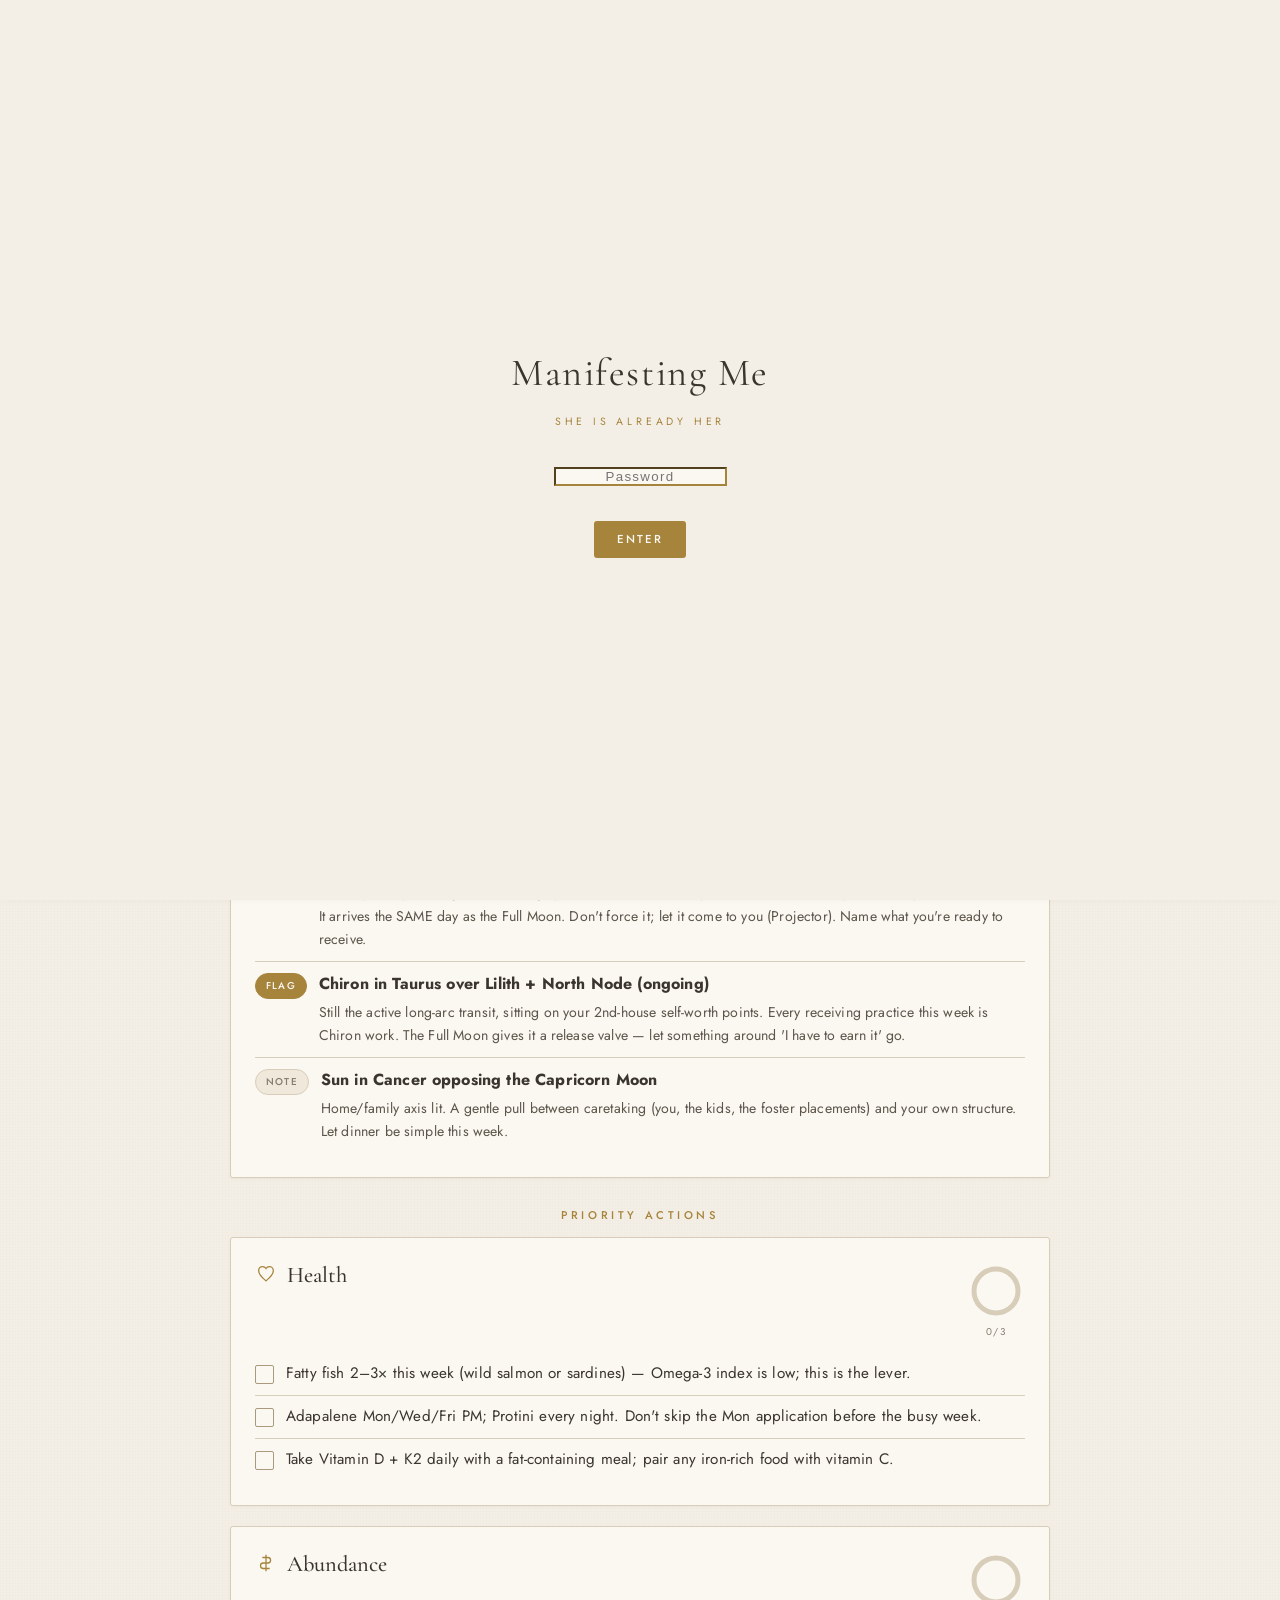
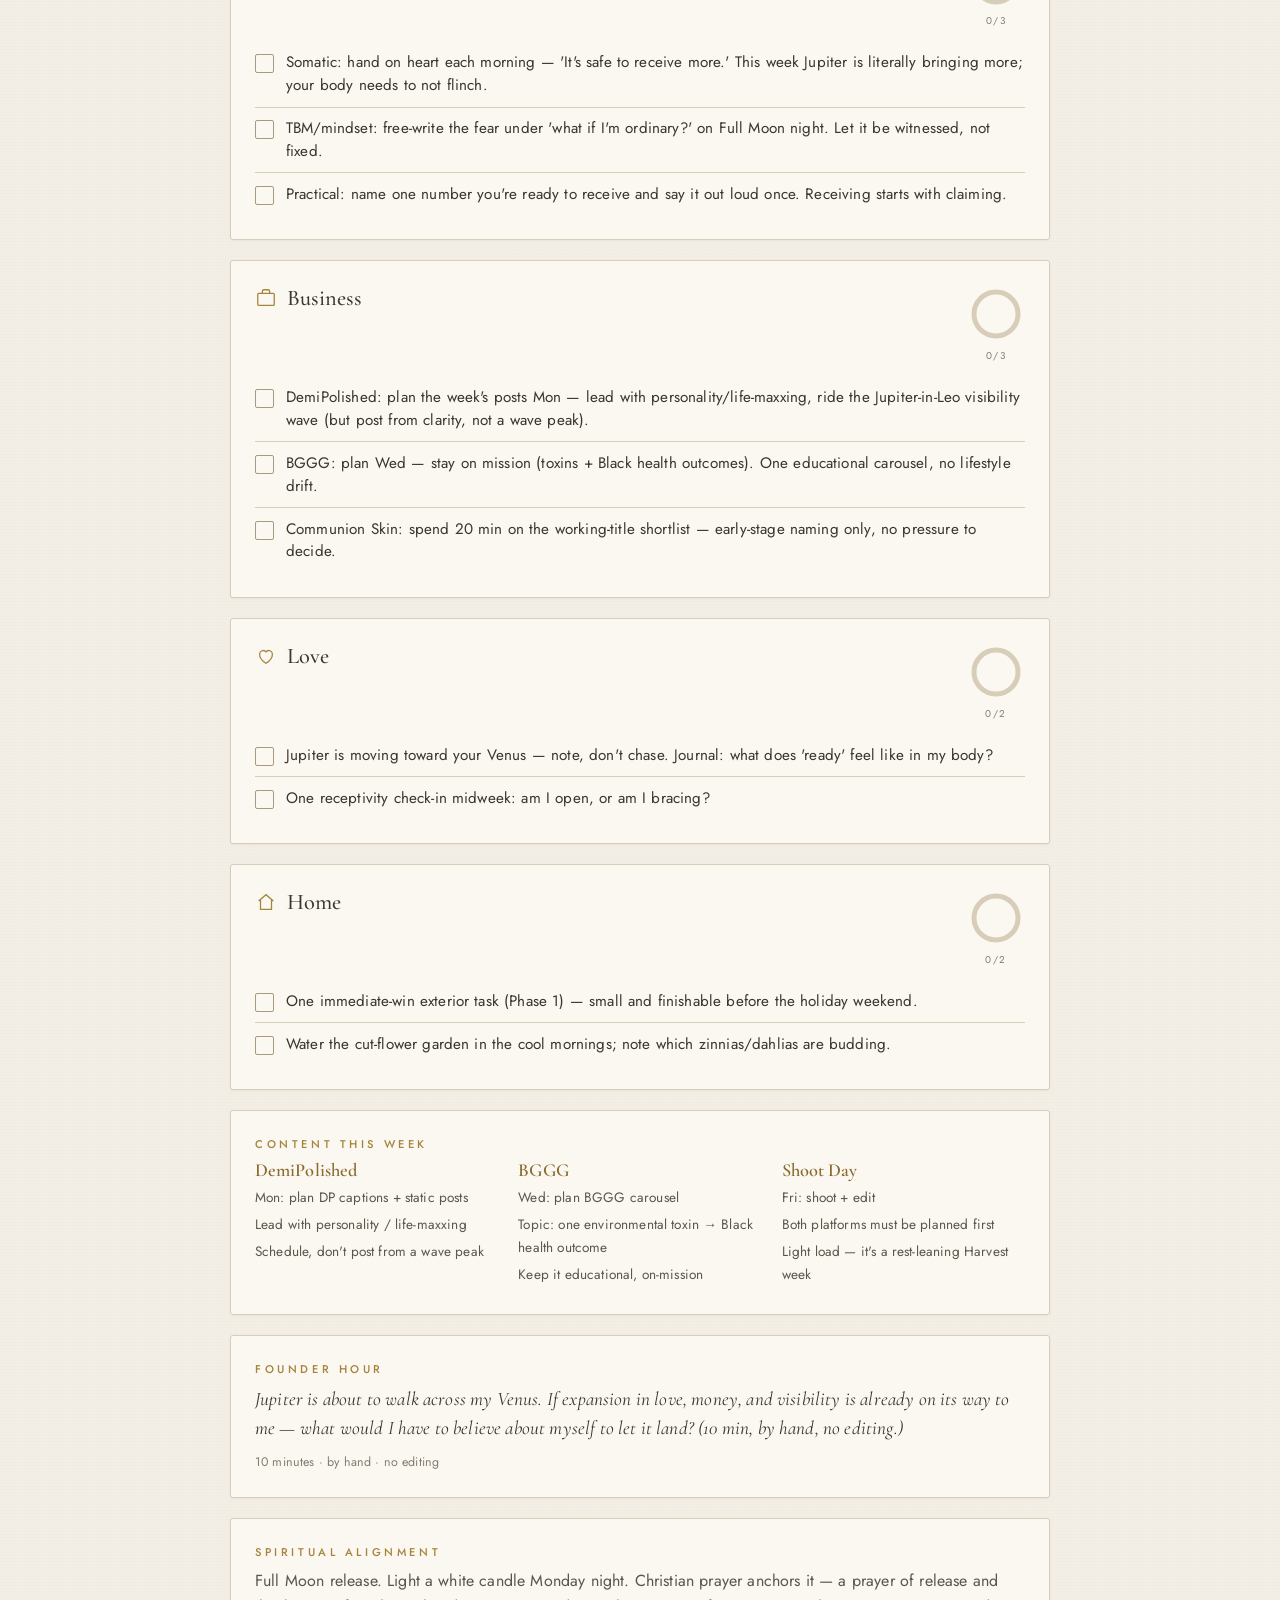
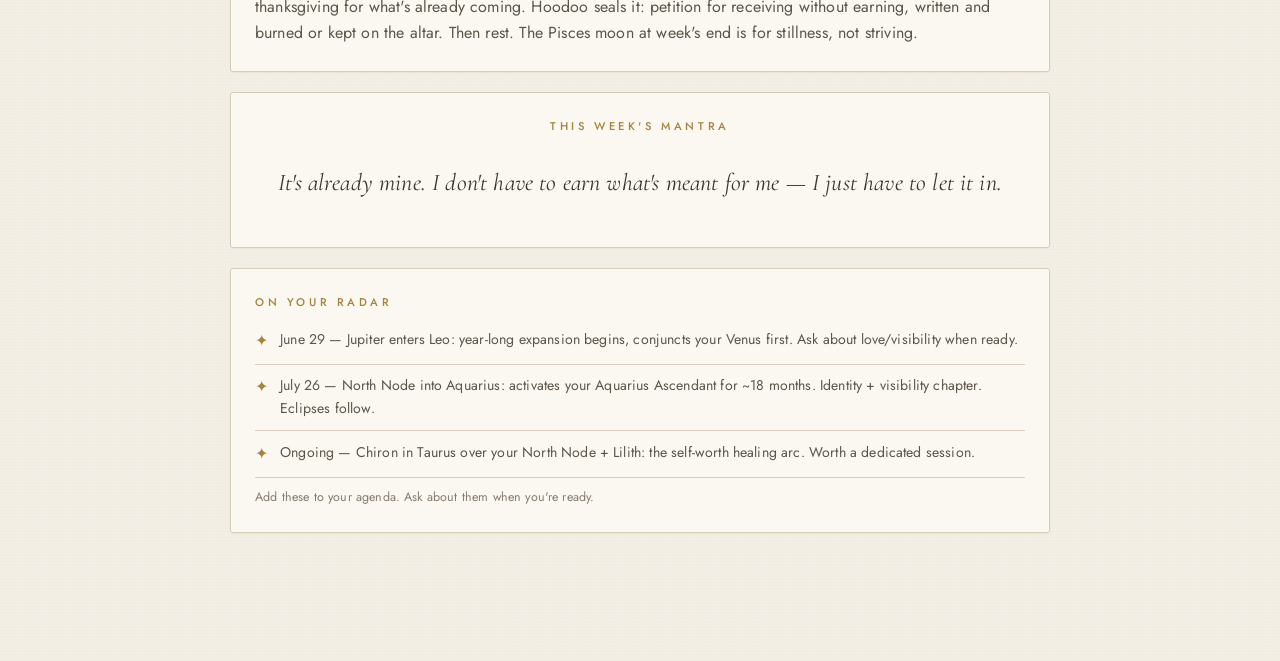
<file: manifesting-me/index.html>
<!DOCTYPE html>
<html lang="en">
<head>
  <meta charset="UTF-8" />
  <meta name="viewport" content="width=device-width, initial-scale=1.0, viewport-fit=cover" />
  <title>Manifesting Me</title>
  <meta name="description" content="A personal manifestation manual and life dashboard." />

  <!-- PWA -->
  <link rel="manifest" href="manifest.webmanifest" />
  <meta name="theme-color" content="#F4EFE6" />
  <meta name="apple-mobile-web-app-capable" content="yes" />
  <meta name="apple-mobile-web-app-status-bar-style" content="default" />
  <meta name="apple-mobile-web-app-title" content="Manifesting Me" />
  <link rel="apple-touch-icon" href="icons/icon-180.png" />

  <!-- Fonts: serif headings (Cormorant Garamond), sans body (Jost) -->
  <link rel="preconnect" href="https://fonts.googleapis.com" />
  <link rel="preconnect" href="https://fonts.gstatic.com" crossorigin />
  <link href="https://fonts.googleapis.com/css2?family=Cormorant+Garamond:ital,wght@0,400;0,500;0,600;1,400;1,500&family=Jost:wght@300;400;500&display=swap" rel="stylesheet" />

  <link rel="stylesheet" href="css/style.css" />
</head>
<body>

  <!-- ===== PASSWORD GATE ===== -->
  <div class="gate" id="gate">
    <div class="gate-mark">Manifesting Me</div>
    <div class="gate-tag">She is already her</div>
    <form id="gate-form" autocomplete="off">
      <input type="password" id="gate-input" placeholder="Password" aria-label="Password" />
      <div class="gate-err" id="gate-err"></div>
      <button type="submit" class="btn">Enter</button>
    </form>
  </div>

  <!-- ===== APP ===== -->
  <div class="app">
    <header class="masthead no-print">
      <div class="wordmark">Manifesting Me</div>
      <div class="tagline">She is already her. This confirms it.</div>
    </header>

    <main>
      <section class="view" id="view-brief"></section>
      <section class="view" id="view-health"></section>
      <section class="view" id="view-abundance"></section>
      <section class="view" id="view-spirituality"></section>
      <section class="view" id="view-business"></section>
      <section class="view" id="view-love"></section>
      <section class="view" id="view-home"></section>
    </main>
  </div>

  <!-- ===== BOTTOM TAB BAR ===== -->
  <nav class="tabbar no-print">
    <button class="tab" data-section="brief">
      <svg viewBox="0 0 24 24"><path d="M4 19V5a1 1 0 0 1 1-1h14a1 1 0 0 1 1 1v14M4 19h16M4 19l4-5 3 3 4-6 5 8"/></svg>
      <span class="tab-label">Brief</span>
    </button>
    <button class="tab" data-section="health">
      <svg viewBox="0 0 24 24"><path d="M20 8.5C20 5.5 17.8 4 15.7 4 14 4 12.6 5 12 6c-.6-1-2-2-3.7-2C6.2 4 4 5.5 4 8.5c0 4.5 8 11 8 11s8-6.5 8-11Z"/></svg>
      <span class="tab-label">Health</span>
    </button>
    <button class="tab" data-section="abundance">
      <svg viewBox="0 0 24 24"><path d="M12 3v18M8 6h6a3 3 0 0 1 0 6H9a3 3 0 0 0 0 6h7"/></svg>
      <span class="tab-label">Abundance</span>
    </button>
    <button class="tab" data-section="spirituality">
      <svg viewBox="0 0 24 24"><path d="M12 2a7 7 0 0 0 0 14 5 5 0 0 1 0 6 10 10 0 0 0 0-20Z"/><circle cx="17" cy="6" r="1"/></svg>
      <span class="tab-label">Spirit</span>
    </button>
    <button class="tab" data-section="business">
      <svg viewBox="0 0 24 24"><rect x="3" y="7" width="18" height="13" rx="1"/><path d="M8 7V5a2 2 0 0 1 2-2h4a2 2 0 0 1 2 2v2"/></svg>
      <span class="tab-label">Business</span>
    </button>
    <button class="tab" data-section="love">
      <svg viewBox="0 0 24 24"><path d="M12 20s-7-4.6-7-10a4 4 0 0 1 7-2.6A4 4 0 0 1 19 10c0 5.4-7 10-7 10Z"/></svg>
      <span class="tab-label">Love</span>
    </button>
    <button class="tab" data-section="home">
      <svg viewBox="0 0 24 24"><path d="M4 11l8-7 8 7M6 9.5V20h12V9.5"/></svg>
      <span class="tab-label">Home</span>
    </button>
  </nav>

  <script src="js/config.js"></script>
  <script src="js/store.js"></script>
  <script src="js/gate.js"></script>
  <script src="js/brief.js"></script>
  <script src="js/abundance.js"></script>
  <script src="js/spirituality.js"></script>
  <script src="js/love.js"></script>
  <script src="js/app.js"></script>
</body>
</html>
</file>
<file: manifesting-me/css/style.css>
/* ============================================================
   MANIFESTING ME — Restoration Hardware aesthetic foundation
   Warm limestone cream · aged brass · linen · soft charcoal
   She is already her. This confirms it.
   ============================================================ */

:root {
  /* — Palette — */
  --cream:        #F4EFE6;  /* limestone cream — base canvas */
  --cream-soft:   #EFE8DB;  /* slightly deeper cream for cards */
  --linen:        #E8E0D2;  /* linen texture base */
  --taupe:        #C9BBA6;  /* warm taupe */
  --taupe-deep:   #A8997F;  /* deep warm taupe — borders, muted */
  --brass:        #A6843C;  /* aged brass / gold accent */
  --brass-soft:   #BE9D5A;  /* lighter brass for hovers */
  --brass-deep:   #8A6B2E;  /* deep brass — pressed */
  --charcoal:     #3A352E;  /* soft charcoal text (never pure black) */
  --charcoal-2:   #5C554A;  /* secondary text */
  --charcoal-3:   #847C6E;  /* tertiary / captions */
  --white-warm:   #FBF8F2;  /* warm white surface */
  --line:         #D8CDB9;  /* hairline rule */
  --success:      #6E7A53;  /* sage green — completed state */
  --shadow:       rgba(58, 53, 46, 0.08);
  --shadow-soft:  rgba(58, 53, 46, 0.05);

  /* — Type — */
  --serif: 'Cormorant Garamond', 'Cormorant', Georgia, 'Times New Roman', serif;
  --sans:  'Jost', 'Century Gothic', 'Futura', -apple-system, BlinkMacSystemFont, 'Segoe UI', sans-serif;

  /* — Rhythm — */
  --pad:    1.5rem;
  --radius: 3px;       /* almost square — nothing bubbly */
  --gap:    1.25rem;
  --maxw:   860px;
}

* { box-sizing: border-box; margin: 0; padding: 0; }

html { -webkit-text-size-adjust: 100%; }

body {
  font-family: var(--sans);
  background-color: var(--cream);
  /* subtle linen weave */
  background-image:
    repeating-linear-gradient(0deg, rgba(168,153,127,0.025) 0 1px, transparent 1px 3px),
    repeating-linear-gradient(90deg, rgba(168,153,127,0.025) 0 1px, transparent 1px 3px);
  color: var(--charcoal);
  font-size: 16px;
  line-height: 1.65;
  letter-spacing: 0.01em;
  -webkit-font-smoothing: antialiased;
  padding-bottom: 76px; /* room for bottom tab bar */
  min-height: 100vh;
}

/* — Headings — */
h1, h2, h3, h4 {
  font-family: var(--serif);
  font-weight: 500;
  color: var(--charcoal);
  letter-spacing: 0.005em;
  line-height: 1.15;
}
h1 { font-size: 2.6rem; }
h2 { font-size: 1.9rem; }
h3 { font-size: 1.4rem; }
h4 { font-size: 1.15rem; font-weight: 600; }

.eyebrow {
  font-family: var(--sans);
  font-size: 0.7rem;
  text-transform: uppercase;
  letter-spacing: 0.32em;
  color: var(--brass);
  font-weight: 500;
  margin-bottom: 0.4rem;
  display: block;
}

a { color: var(--brass-deep); text-decoration: none; }
a:hover { color: var(--brass); }

/* — Layout shell — */
.app { max-width: var(--maxw); margin: 0 auto; padding: 0 1.25rem; }

.view { display: none; animation: fade 0.4s ease; padding: 1.5rem 0 2rem; }
.view.active { display: block; }

@keyframes fade { from { opacity: 0; transform: translateY(6px); } to { opacity: 1; transform: none; } }

/* — Masthead — */
.masthead {
  text-align: center;
  padding: 2rem 0 1.25rem;
  border-bottom: 1px solid var(--line);
  margin-bottom: 1.5rem;
}
.masthead .wordmark {
  font-family: var(--serif);
  font-size: 1.75rem;
  letter-spacing: 0.04em;
  font-weight: 500;
}
.masthead .tagline {
  font-size: 0.66rem;
  text-transform: uppercase;
  letter-spacing: 0.38em;
  color: var(--brass);
  margin-top: 0.35rem;
}

/* — Card — */
.card {
  background: var(--white-warm);
  border: 1px solid var(--line);
  border-radius: var(--radius);
  padding: var(--pad);
  margin-bottom: var(--gap);
  box-shadow: 0 1px 3px var(--shadow-soft);
}
.card-title {
  font-family: var(--serif);
  font-size: 1.5rem;
  margin-bottom: 0.25rem;
}
.card .card-sub { color: var(--charcoal-3); font-size: 0.85rem; margin-bottom: 1rem; }

.brass-rule {
  height: 1px;
  background: linear-gradient(90deg, transparent, var(--brass) 20%, var(--brass) 80%, transparent);
  border: none;
  margin: 1.25rem 0;
  opacity: 0.5;
}

/* — Checkable action items — */
.action {
  display: flex;
  align-items: flex-start;
  gap: 0.75rem;
  padding: 0.6rem 0;
  border-bottom: 1px solid var(--line);
  cursor: pointer;
  transition: opacity 0.25s;
}
.action:last-child { border-bottom: none; }
.action input[type="checkbox"] {
  appearance: none;
  -webkit-appearance: none;
  width: 19px; height: 19px;
  min-width: 19px;
  margin-top: 3px;
  border: 1.5px solid var(--taupe-deep);
  border-radius: 2px;
  background: var(--white-warm);
  cursor: pointer;
  position: relative;
  transition: all 0.2s;
}
.action input[type="checkbox"]:checked {
  background: var(--brass);
  border-color: var(--brass);
}
.action input[type="checkbox"]:checked::after {
  content: '';
  position: absolute;
  left: 5px; top: 1px;
  width: 5px; height: 10px;
  border: solid var(--white-warm);
  border-width: 0 2px 2px 0;
  transform: rotate(45deg);
}
.action label { cursor: pointer; flex: 1; font-size: 0.95rem; line-height: 1.5; }
.action input:checked + label { color: var(--charcoal-3); text-decoration: line-through; text-decoration-color: var(--taupe); }

/* — Inputs — */
input[type="text"], input[type="number"], input[type="date"], textarea, select {
  width: 100%;
  font-family: var(--sans);
  font-size: 0.95rem;
  color: var(--charcoal);
  background: var(--cream-soft);
  border: 1px solid var(--line);
  border-radius: var(--radius);
  padding: 0.65rem 0.8rem;
  margin-bottom: 0.75rem;
  transition: border-color 0.2s;
}
input:focus, textarea:focus, select:focus {
  outline: none;
  border-color: var(--brass);
  background: var(--white-warm);
}
textarea { resize: vertical; min-height: 80px; line-height: 1.6; }
label.field-label {
  display: block;
  font-size: 0.7rem;
  text-transform: uppercase;
  letter-spacing: 0.18em;
  color: var(--charcoal-3);
  margin-bottom: 0.35rem;
  font-weight: 500;
}

/* — Buttons — */
.btn {
  font-family: var(--sans);
  font-size: 0.72rem;
  text-transform: uppercase;
  letter-spacing: 0.18em;
  background: var(--brass);
  color: var(--white-warm);
  border: none;
  border-radius: var(--radius);
  padding: 0.65rem 1.4rem;
  cursor: pointer;
  transition: background 0.2s;
  font-weight: 500;
}
.btn:hover { background: var(--brass-deep); }
.btn.ghost { background: transparent; color: var(--brass-deep); border: 1px solid var(--brass); }
.btn.ghost:hover { background: var(--cream-soft); }

/* — Progress ring — */
.ring-wrap { display: inline-flex; flex-direction: column; align-items: center; gap: 0.3rem; }
.ring { transform: rotate(-90deg); }
.ring circle { fill: none; stroke-width: 5; }
.ring .track { stroke: var(--line); }
.ring .fill { stroke: var(--brass); stroke-linecap: round; transition: stroke-dashoffset 0.6s ease; }
.ring-label { font-size: 0.62rem; text-transform: uppercase; letter-spacing: 0.14em; color: var(--charcoal-3); }

/* — Progress bar — */
.bar-track { height: 8px; background: var(--line); border-radius: 4px; overflow: hidden; margin: 0.4rem 0; }
.bar-fill { height: 100%; background: linear-gradient(90deg, var(--brass-soft), var(--brass)); border-radius: 4px; transition: width 0.6s ease; }

/* — Pills / tags — */
.pill {
  display: inline-block;
  font-size: 0.62rem;
  text-transform: uppercase;
  letter-spacing: 0.14em;
  padding: 0.22rem 0.6rem;
  border-radius: 20px;
  background: var(--cream-soft);
  border: 1px solid var(--line);
  color: var(--charcoal-2);
  font-weight: 500;
}
.pill.brass { background: var(--brass); color: var(--white-warm); border-color: var(--brass); }
.pill.sage { background: var(--success); color: var(--white-warm); border-color: var(--success); }
.pill.muted { color: var(--charcoal-3); }

/* — Grids — */
.grid-2 { display: grid; grid-template-columns: repeat(2, 1fr); gap: var(--gap); }
.grid-3 { display: grid; grid-template-columns: repeat(3, 1fr); gap: var(--gap); }
@media (max-width: 640px) {
  .grid-2, .grid-3 { grid-template-columns: 1fr; }
}

/* — Note / callout — */
.note {
  background: var(--cream-soft);
  border-left: 2px solid var(--brass);
  padding: 0.9rem 1.1rem;
  font-size: 0.9rem;
  color: var(--charcoal-2);
  margin: 1rem 0;
  border-radius: 0 var(--radius) var(--radius) 0;
}
.note .note-label {
  font-size: 0.62rem; text-transform: uppercase; letter-spacing: 0.2em;
  color: var(--brass); display: block; margin-bottom: 0.3rem; font-weight: 600;
}

.mantra {
  font-family: var(--serif);
  font-style: italic;
  font-size: 1.5rem;
  text-align: center;
  color: var(--charcoal);
  line-height: 1.4;
  padding: 1.5rem 1rem;
}

/* — Collapsible — */
.collapsible > .collapse-head {
  cursor: pointer; display: flex; justify-content: space-between; align-items: center;
}
.collapse-head .chev { transition: transform 0.25s; color: var(--brass); }
.collapsible.open .collapse-head .chev { transform: rotate(90deg); }
.collapse-body { display: none; padding-top: 1rem; }
.collapsible.open .collapse-body { display: block; }

/* ============================================================
   BOTTOM TAB BAR
   ============================================================ */
.tabbar {
  position: fixed; bottom: 0; left: 0; right: 0;
  height: 64px;
  background: var(--white-warm);
  border-top: 1px solid var(--line);
  display: flex;
  justify-content: space-around;
  align-items: center;
  z-index: 100;
  box-shadow: 0 -2px 10px var(--shadow-soft);
  padding-bottom: env(safe-area-inset-bottom, 0);
}
.tab {
  flex: 1;
  display: flex; flex-direction: column; align-items: center; gap: 2px;
  background: none; border: none; cursor: pointer;
  color: var(--charcoal-3);
  padding: 4px 0;
  transition: color 0.2s;
}
.tab svg { width: 21px; height: 21px; stroke: currentColor; fill: none; stroke-width: 1.4; }
.tab .tab-label { font-size: 0.56rem; text-transform: uppercase; letter-spacing: 0.08em; }
.tab.active { color: var(--brass); }
.tab.active .tab-label { color: var(--brass-deep); }

/* ============================================================
   PASSWORD GATE
   ============================================================ */
.gate {
  position: fixed; inset: 0;
  background: var(--cream);
  display: flex; flex-direction: column; align-items: center; justify-content: center;
  z-index: 1000;
  padding: 2rem;
  text-align: center;
}
.gate .gate-mark { font-family: var(--serif); font-size: 2.4rem; letter-spacing: 0.04em; }
.gate .gate-tag { font-size: 0.66rem; text-transform: uppercase; letter-spacing: 0.36em; color: var(--brass); margin: 0.5rem 0 2rem; }
.gate input { max-width: 280px; text-align: center; letter-spacing: 0.1em; margin-bottom: 1rem; }
.gate .gate-err { color: #9C5A3C; font-size: 0.85rem; min-height: 1.2rem; }
.gate-hidden { display: none !important; }

/* ============================================================
   PRINT — A5, 148mm × 210mm, 12mm margins
   ============================================================ */
@media print {
  @page { size: 148mm 210mm; margin: 12mm; }
  body {
    background: #fff !important;
    background-image: none !important;
    padding: 0 !important;
    font-size: 10pt;
    line-height: 1.4;
    color: #000;
  }
  .tabbar, .gate, .btn, .tab, input[type="text"]:not([data-print]), textarea:not([data-print]) { display: none !important; }
  .app { max-width: 100%; padding: 0; }
  .view { display: block !important; page-break-before: always; padding: 0; }
  .view:first-of-type { page-break-before: avoid; }
  .card { box-shadow: none; border: 1px solid #ccc; page-break-inside: avoid; }
  h1 { font-size: 18pt; } h2 { font-size: 15pt; } h3 { font-size: 13pt; } h4 { font-size: 11pt; }
  .mantra { font-size: 14pt; }
  .action { page-break-inside: avoid; }
  .print-only { display: block !important; }
  .no-print { display: none !important; }
}
.print-only { display: none; }

/* — Lab markers grid (Health) — */
.lab-grid { display: grid; grid-template-columns: repeat(2, 1fr); gap: 0.75rem; }
@media (min-width: 560px) { .lab-grid { grid-template-columns: repeat(4, 1fr); } }
.lab {
  background: var(--cream-soft);
  border: 1px solid var(--line);
  border-radius: var(--radius);
  padding: 0.75rem 0.8rem;
  text-align: center;
}
.lab-name { font-size: 0.62rem; text-transform: uppercase; letter-spacing: 0.14em; color: var(--charcoal-3); }
.lab-val { font-family: var(--serif); font-size: 1.55rem; color: var(--charcoal); line-height: 1.1; margin: 0.15rem 0; }
.lab-val span { font-size: 0.7rem; color: var(--charcoal-3); }
.lab-tag { font-size: 0.56rem !important; letter-spacing: 0.08em; padding: 0.18rem 0.45rem !important; }

/* — Authentic Money Code pills (Abundance) — */
.code-grid { display: grid; grid-template-columns: repeat(2, 1fr); gap: 0.6rem; }
@media (max-width: 480px) { .code-grid { grid-template-columns: 1fr; } }
.code-pill {
  background: var(--cream-soft);
  border: 1px solid var(--brass);
  border-radius: var(--radius);
  padding: 0.7rem 0.85rem;
  font-family: var(--serif);
  font-size: 1.05rem;
  color: var(--charcoal);
  text-align: center;
}
.goal { margin-bottom: 0.25rem; }

/* — Business: ventures, hard rule, content calendar — */
.venture-head { display: flex; justify-content: space-between; align-items: flex-start; gap: 1rem; }
.inline-action {
  border: none !important;
  background: transparent !important;
  padding: 0 !important;
  margin: 0 !important;
  font-size: 0.95rem !important;
  color: var(--charcoal) !important;
  width: 100%;
}
.inline-action:focus { background: var(--cream-soft) !important; border-radius: 2px; }
.action input:checked + label .inline-action { color: var(--charcoal-3) !important; text-decoration: line-through; }

.hard-rule {
  background: #F3EBE0;
  border: 1px solid var(--brass);
  border-left: 3px solid var(--brass);
  border-radius: 0 var(--radius) var(--radius) 0;
  padding: 0.9rem 1.1rem;
  font-size: 0.88rem;
  color: var(--charcoal-2);
  margin: 0.75rem 0 1rem;
}
.hard-rule-label {
  display: block;
  font-size: 0.62rem; text-transform: uppercase; letter-spacing: 0.2em;
  color: var(--brass-deep); font-weight: 700; margin-bottom: 0.3rem;
}

.cal-grid { display: grid; grid-template-columns: repeat(3, 1fr); gap: 0.75rem; }
@media (max-width: 640px) { .cal-grid { grid-template-columns: 1fr; } }
.cal-col { background: var(--cream-soft); border: 1px solid var(--line); border-radius: var(--radius); padding: 0.8rem; }
.cal-head { font-family: var(--serif); font-size: 1.1rem; color: var(--charcoal); }
.cal-day { font-size: 0.62rem; text-transform: uppercase; letter-spacing: 0.16em; color: var(--brass); margin-bottom: 0.5rem; }
.cal-col textarea { background: var(--white-warm); min-height: 90px; margin-bottom: 0; }

/* — Home: exterior phase tracker — */
.phase { display: flex; gap: 0.85rem; align-items: center; padding: 0.35rem 0; }
.phase-num {
  width: 34px; height: 34px; min-width: 34px;
  border-radius: 50%;
  border: 1.5px solid var(--brass);
  color: var(--brass-deep);
  font-family: var(--serif);
  font-size: 1.15rem;
  display: flex; align-items: center; justify-content: center;
}
.phase-body { flex: 1; }
.phase:has(input:checked) .phase-num { background: var(--brass); color: var(--white-warm); border-color: var(--brass); }
</file>
